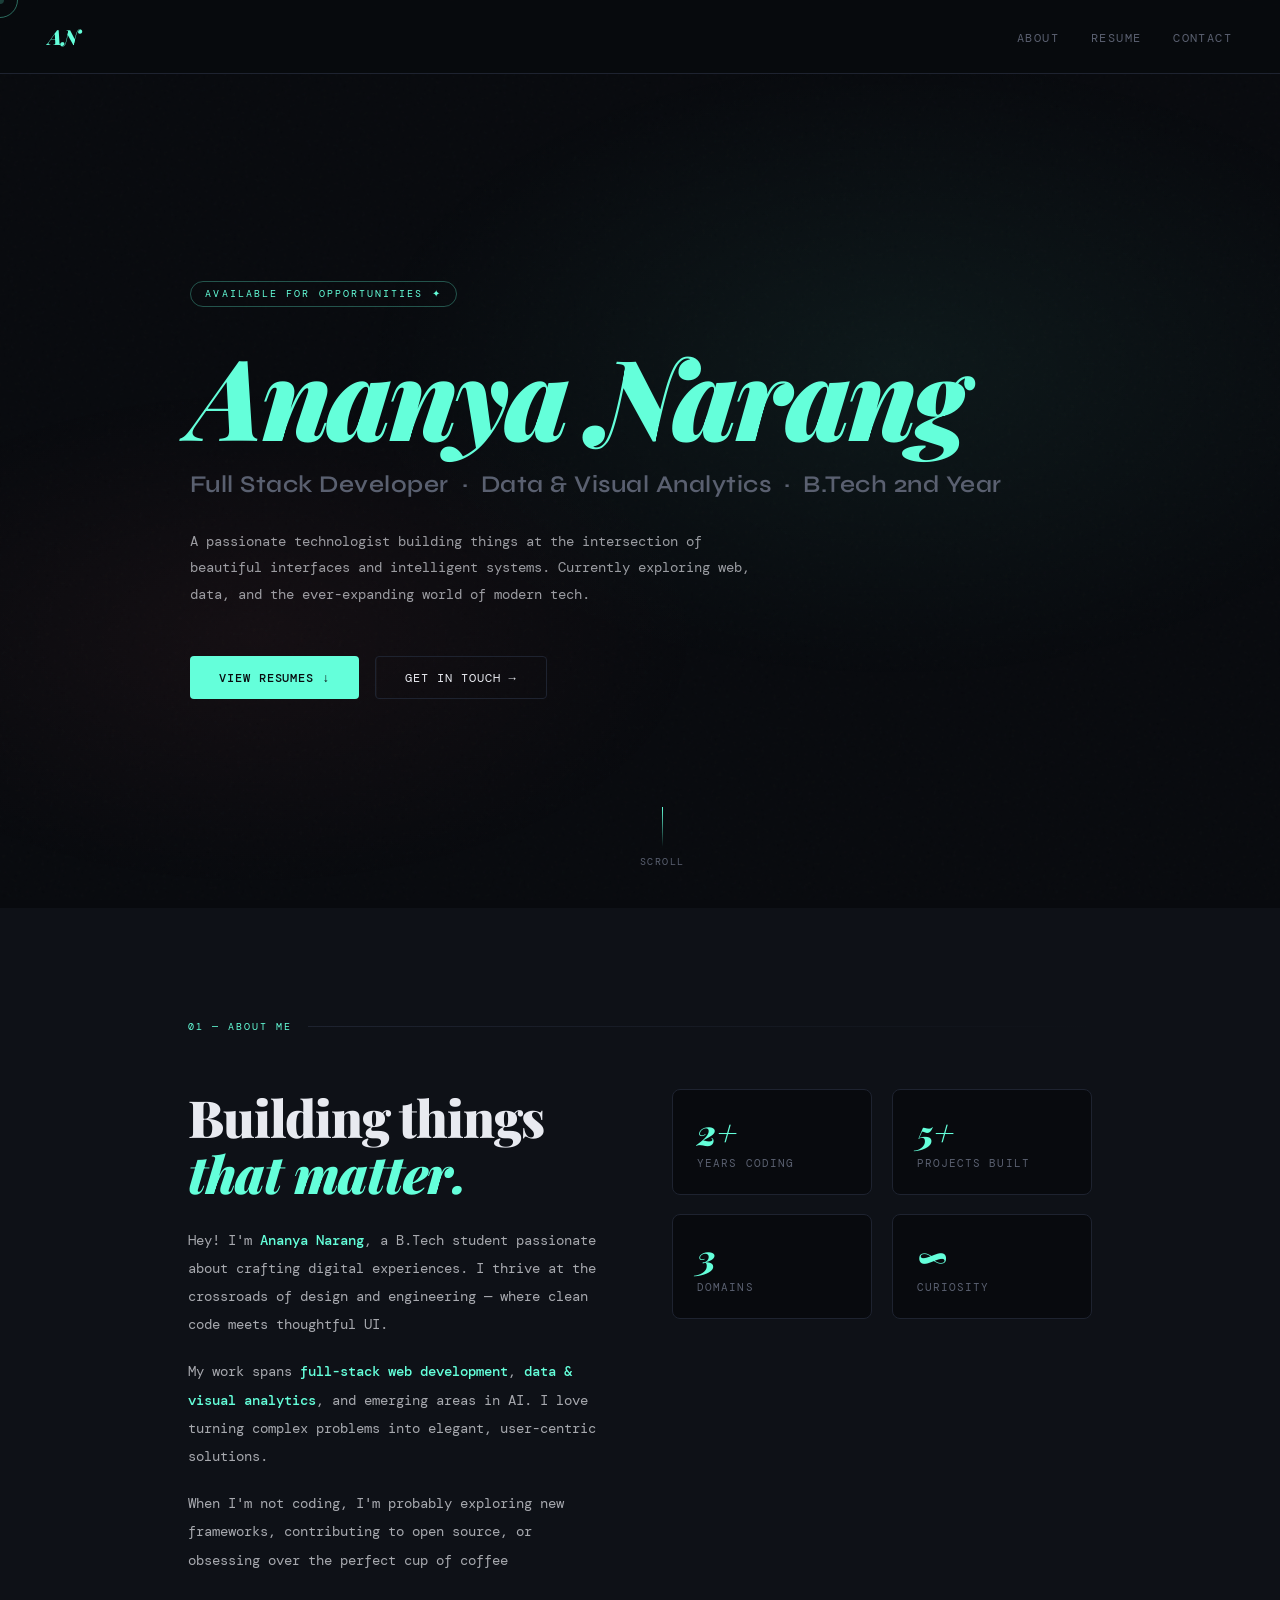
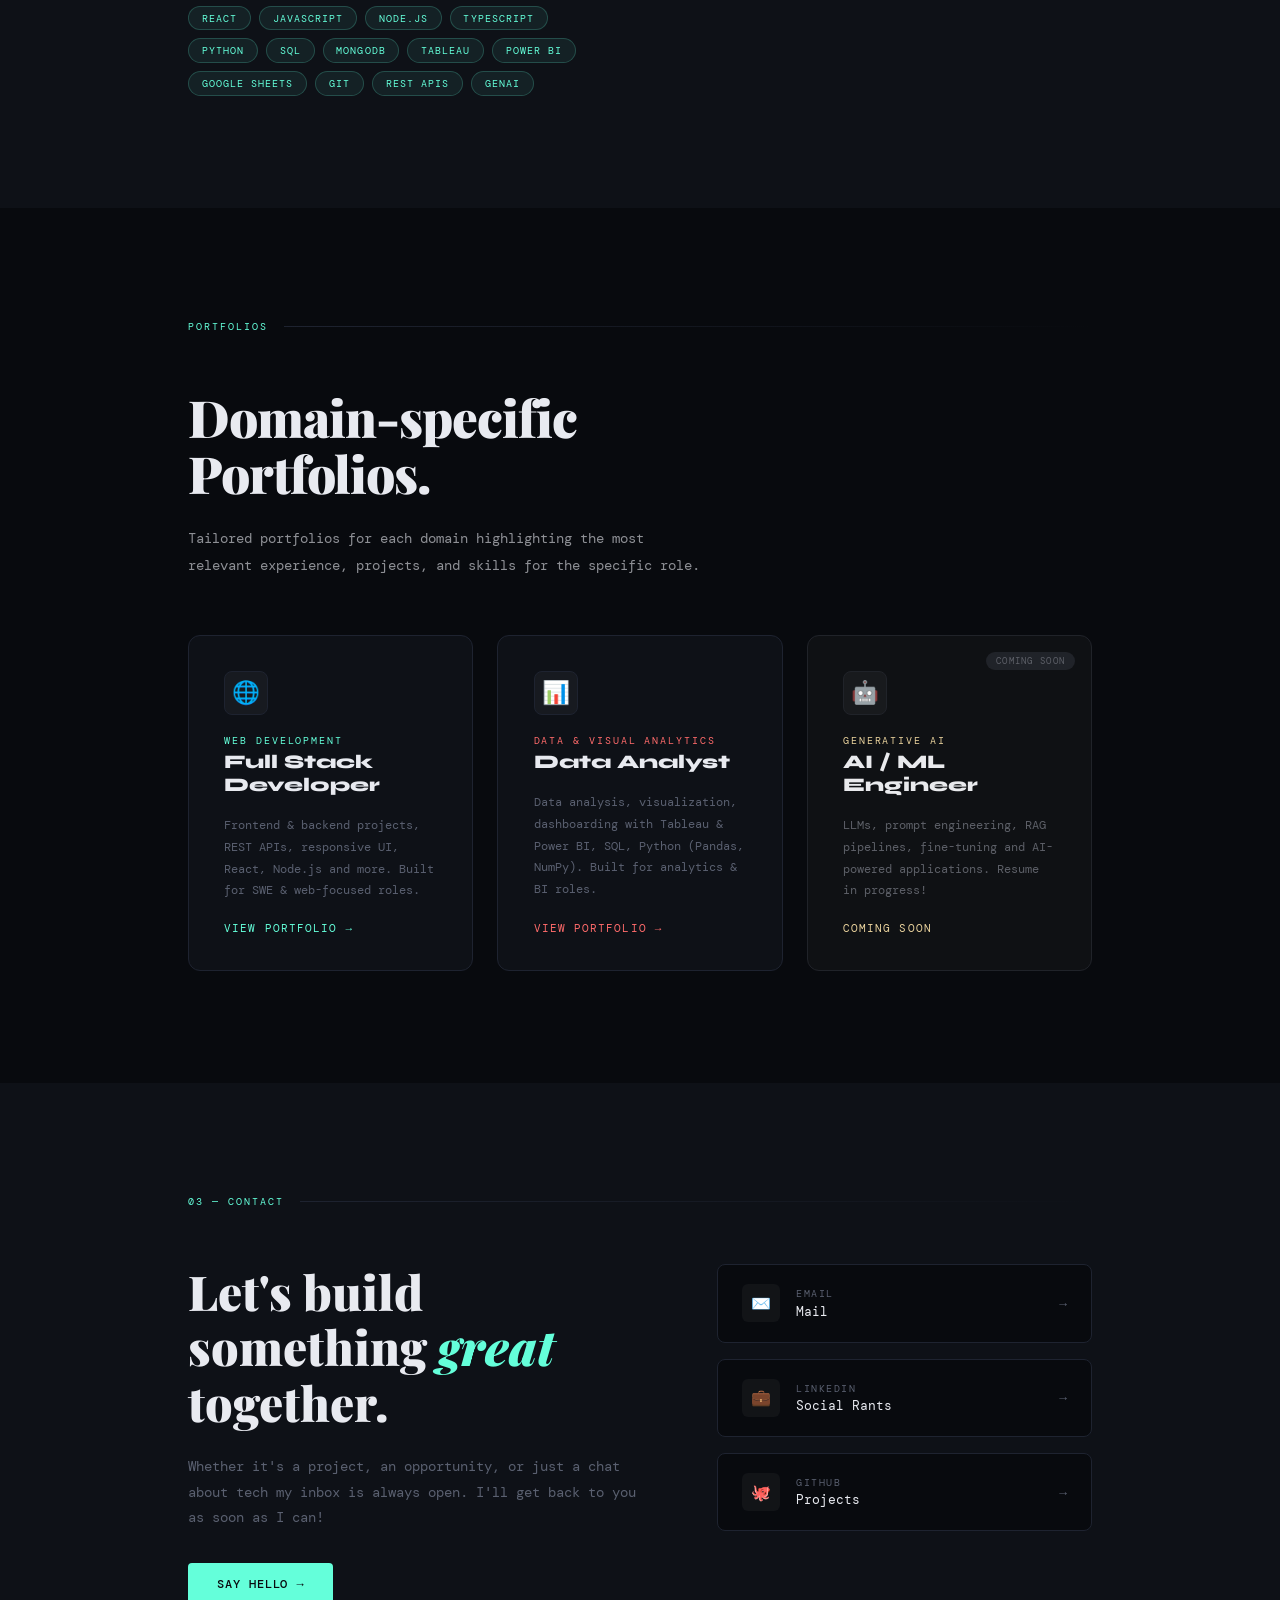
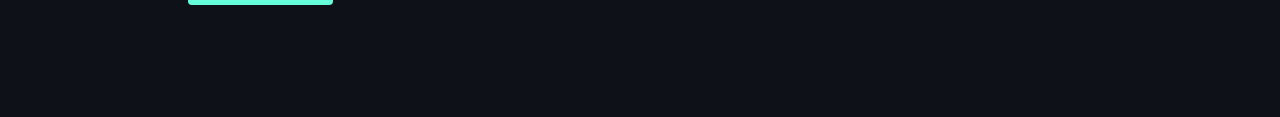
<file: index.html>
<!DOCTYPE html>
<html lang="en">

<head>
    <meta charset="UTF-8">
    <meta name="viewport" content="width=device-width, initial-scale=1.0">
    <link rel="stylesheet" href="index.css">
    <link rel="preconnect" href="https://fonts.googleapis.com">
    <link
        href="https://fonts.googleapis.com/css2?family=Playfair+Display:ital,wght@0,400;0,700;0,900;1,400&family=DM+Mono:wght@300;400;500&family=Syne:wght@400;600;800&display=swap"
        rel="stylesheet">
        <link rel="favicon" href="">
    <title>Ananya Narang</title>
</head>
<div class="cursor_dot" id="dot"></div>
<div class="cursor_ring" id="ring"></div>
<nav>
    <a href="#hero" class="logo">AN</a>
    <ul class="links">
        <li><a href="#about">About</a></li>
        <li><a href="#resume">Resume</a></li>
        <li><a href="#contact">Contact</a></li>
    </ul>
</nav>
<section id="hero">
    <div class="hero-inner">
        <div class="tag">Available for opportunities ✦</div>
        <h1 class="name"> <em>Ananya Narang</em><br></h1>
        <p class="title">Full Stack Developer &nbsp;·&nbsp; Data & Visual Analytics &nbsp;·&nbsp; B.Tech 2nd Year</p>
        <p class="bio">
            A passionate technologist building things at the intersection of beautiful interfaces and intelligent
            systems.
            Currently exploring web, data, and the ever-expanding world of modern tech.
        </p>
        <div class="hero-cta">
            <a href="#resume" class="btn btn-primary">View Resumes ↓</a>
            <a href="#contact" class="btn btn-ghost">Get In Touch →</a>
        </div>
    </div>
    <div class="scroll_info">
        <div class="scroll-line"></div>
        <span>scroll</span>
    </div>
</section>

<section id="about">
    <div class="section-wrap">
        <div class="section-label"><span>01 — About Me</span></div>
        <div class="about-grid">
            <div class="about-text reveal">
                <h2 class="section-title">Building things<br><em style="font-style:italic;color:var(--accent1)">that
                        matter.</em></h2>
                <p>
                    Hey! I'm <strong>Ananya Narang</strong>, a B.Tech student passionate about crafting
                    digital experiences. I thrive at the crossroads of design and engineering —
                    where clean code meets thoughtful UI.
                </p>
                <p>
                    My work spans <strong>full-stack web development</strong>, <strong>data & visual analytics</strong>,
                    and emerging areas in AI. I love turning complex problems into elegant, user-centric solutions.
                </p>
                <p>
                    When I'm not coding, I'm probably exploring new frameworks, contributing to
                    open source, or obsessing over the perfect cup of coffee 
                </p>
                <div class="skills-row">
                    <span class="skill-pill">React</span>
                    <span class="skill-pill">JavaScript</span>
                    <span class="skill-pill">Node.js</span>
                    <span class="skill-pill">TypeScript</span>
                    <span class="skill-pill">Python</span>
                    <span class="skill-pill">SQL</span>
                    <span class="skill-pill">MongoDB</span>
                    <span class="skill-pill">Tableau</span>
                    <span class="skill-pill">Power BI</span>
                    <span class="skill-pill">Google Sheets</span>
                    <span class="skill-pill">Git</span>
                    <span class="skill-pill">REST APIs</span>
                    <span class="skill-pill">GenAi</span>
                </div>
            </div>

            <div class="about-stats reveal reveal-delay-2">
                <div class="stat-card">
                    <div class="stat-num">2+</div>
                    <div class="stat-label">Years Coding</div>
                </div>
                <div class="stat-card">
                    <div class="stat-num">5+</div>
                    <div class="stat-label">Projects Built</div>
                </div>
                <div class="stat-card">
                    <div class="stat-num">3</div>
                    <div class="stat-label">Domains</div>
                </div>
                <div class="stat-card">
                    <div class="stat-num">∞</div>
                    <div class="stat-label">Curiosity</div>
                </div>
            </div>
        </div>
    </div>
</section>
<section id="resume">
    <div class="section-wrap">
        <div class="section-label"><span>Portfolios</span></div>
        <h2 class="section-title reveal">Domain-specific<br>Portfolios.</h2>
        <p class="resume-intro reveal reveal-delay-1">
            Tailored portfolios for each domain highlighting the most relevant experience,
            projects, and skills for the specific role.
        </p>

        <div class="resume-cards">

            <!-- Web Dev -->
            <a href="https://portfolioananyanarang11.netlify.app/" target="_blank" class="resume-card webdev reveal reveal-delay-1">
                <div class="card-icon">🌐</div>
                <div>
                    <div class="card-domain">Web Development</div>
                    <div class="card-title">Full Stack Developer</div>
                </div>
                <p class="card-desc">
                    Frontend &amp; backend projects, REST APIs, responsive UI, React, Node.js and more.
                    Built for SWE &amp; web-focused roles.
                </p>
                <div class="card-cta">View Portfolio <span>→</span></div>
            </a>

            <!-- DVA -->
            <a href="https://data-analytics-portfolio-ananya-nar.vercel.app/" target="_blank" class="resume-card dva reveal reveal-delay-2">
                <div class="card-icon">📊</div>
                <div>
                    <div class="card-domain">Data & Visual Analytics</div>
                    <div class="card-title">Data Analyst</div>
                </div>
                <p class="card-desc">
                    Data analysis, visualization, dashboarding with Tableau &amp; Power BI,
                    SQL, Python (Pandas, NumPy). Built for analytics &amp; BI roles.
                </p>
                <div class="card-cta">View Portfolio <span>→</span></div>
            </a>

            <!-- GenAI — Coming Soon -->
            <div class="resume-card genai coming-soon reveal reveal-delay-3">
                <div class="coming-soon-badge">Coming Soon</div>
                <div class="card-icon">🤖</div>
                <div>
                    <div class="card-domain">Generative AI</div>
                    <div class="card-title">AI / ML Engineer</div>
                </div>
                <p class="card-desc">
                    LLMs, prompt engineering, RAG pipelines, fine-tuning and AI-powered applications.
                    Resume in progress!
                </p>
                <div class="card-cta">Coming Soon</div>
            </div>

        </div>
    </div>
</section>

<!-- ══ CONTACT ══ -->
<section id="contact">
    <div class="section-wrap">
        <div class="section-label"><span>03 — Contact</span></div>
        <div class="contact-grid">
            <div class="contact-left reveal">
                <div class="big-text">Let's build<br>something <em>great</em><br>together.</div>
                <p>
                    Whether it's a project, an opportunity, or just a chat about tech 
                    my inbox is always open. I'll get back to you as soon as I can!
                </p>
                <a href="mailto:ananyanarang1411@gmail.com" class="btn btn-primary">Say Hello →</a>
            </div>

            <div class="contact-links reveal reveal-delay-2">
                <a href="mailto:ananyanarang1411@gmail.com" class="contact-link" style="--link-color: var(--accent1);">
                    <div class="link-icon">✉️</div>
                    <div class="link-info">
                        <div class="link-platform">Email</div>
                        <div class="link-value">Mail</div>
                    </div>
                    <span class="link-arrow">→</span>
                </a>

                <a href="www.linkedin.com/in/ananya-narang-776128246" target="_blank" class="contact-link"
                    style="--link-color: #0a66c2;">
                    <div class="link-icon">💼</div>
                    <div class="link-info">
                        <div class="link-platform">LinkedIn</div>
                        <div class="link-value">Social Rants</div>
                    </div>
                    <span class="link-arrow">→</span>
                </a>

                <a href="https://github.com/heheananya" target="_blank" class="contact-link"
                    style="--link-color: #f0f6ff;">
                    <div class="link-icon">🐙</div>
                    <div class="link-info">
                        <div class="link-platform">GitHub</div>
                        <div class="link-value">Projects</div>
                    </div>
                    <span class="link-arrow">→</span>
                </a>
            </div>
        </div>
    </div>
</section>


<script src="index.js"></script>
</body>

</html>
</file>
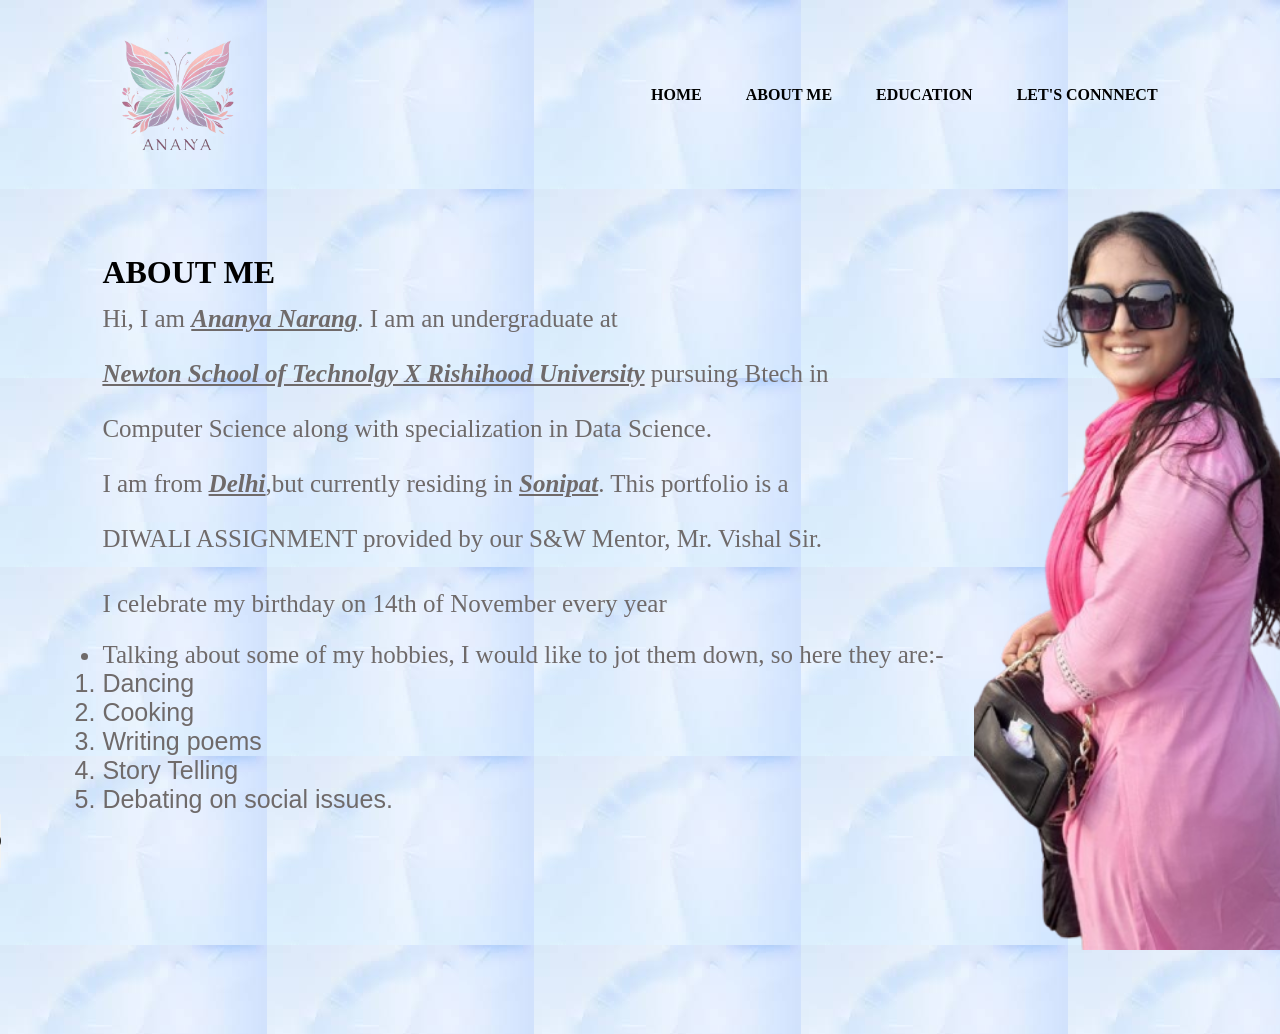
<file: about_me.html>
<!DOCTYPE html>
<html lang="en">
<head>
    <meta charset="UTF-8">
    <meta name="viewport" content="width=device-width, initial-scale=1.0">
    <title>About Me</title>
    <link rel="stylesheet" href="style.css">

</head>
    <style>
        .images{
            width: 45%;
            height: 80%;
            position:absolute;
            top: 0px;
            right: 100px;
            
        }
        .images img{
            /* height: 100%; */
            /* position: absolute; */
            margin-bottom:80px;
            margin-left: 370px;
            left: 50%;
    
            height: 950px;
            /* transform: translateX(-50%);
            transition: bottom 1s,left 1s; */
        }
        /* .images:hover .well{
            bottom: 40px;
        }
        .images:hover .hi{
            left:45%;
        } */
        .details{
            margin-top: 5%;
            margin-left: 8%;
        }
        .details p{
            margin-bottom: 10px;
            font-size: 25px;
            font-family:fantasy;
            line-height: 55px;
            color: #6f6a6a;
        }    
    </style>
<body background="background_image .jpeg">
    <div class="hello">
        <nav>
            <img src="ANANYA_logo_1-removebg-preview.png" class="logo" alt="name logo">
            <ul>
                <li><a href="index.html" target="_blank">  HOME</a></li>
                <li><a href="about_me.html" target="_blank">ABOUT ME</a></li>
                <li><a href="#" target="_blank">EDUCATION</a></li>
                <li><a href="let's connect.html" target="_blank">LET'S CONNNECT</a></li>
            </ul>
        </nav>
        <div class="details">
            <h1 style="font-family:Georgia, 'Times New Roman', Times, serif;">
            ABOUT ME
            </h1>
            <p >Hi, I am <span style="font-weight: bold; font-style: italic;"><u>Ananya Narang</u></span>. I am an undergraduate at <br><span style="font-weight: bold; font-style: italic;"><u>Newton School of Technolgy X Rishihood University</u></span>  pursuing Btech in <br>Computer Science along with specialization in Data Science.
            <br>I am from <span style="font-weight: bold; font-style: italic;"><u>Delhi</u></span>,but currently residing in <span style="font-weight: bold; font-style: italic;"><u>Sonipat</u></span>. This portfolio is a <br>DIWALI ASSIGNMENT provided by our S&W Mentor, Mr. Vishal Sir.
            </p>
            <p>I celebrate my birthday on 14th of November every year</p>
            <ul type="image">
                <li style=" font-size: 25px;font-family:fantasy; color: #6f6a6a;">Talking about some of my hobbies, I would like to jot them down, so here they are:-</li>
            </ul> 
            <ol type="square;" style="font-family:fantasy; color: #6f6a6a; font-size: larger;">
                <li style="font-size: 25px; font-family:'Gill Sans', 'Gill Sans MT', Calibri, 'Trebuchet MS', sans-serif   ;">Dancing </li>
                <li style="font-size: 25px; font-family:'Gill Sans', 'Gill Sans MT', Calibri, 'Trebuchet MS', sans-serif   ;">Cooking </li>
                <li style="font-size: 25px; font-family:'Gill Sans', 'Gill Sans MT', Calibri, 'Trebuchet MS', sans-serif   ;">Writing poems </li>
                <li style="font-size: 25px; font-family:'Gill Sans', 'Gill Sans MT', Calibri, 'Trebuchet MS', sans-serif   ;">Story Telling </li>
                <li style="font-size: 25px; font-family:'Gill Sans', 'Gill Sans MT', Calibri, 'Trebuchet MS', sans-serif   ;">Debating on social issues.</li>
            </ol>
        </div>
        <div class="images">
            <img src="mee.png" alt="It's me guyza" class="hoho">
        </div>
    </div>
   
    <audio controls autoplay>
        <source src="VOICE.opus" >
    </audio> 
    
</body>
</html>
</file>
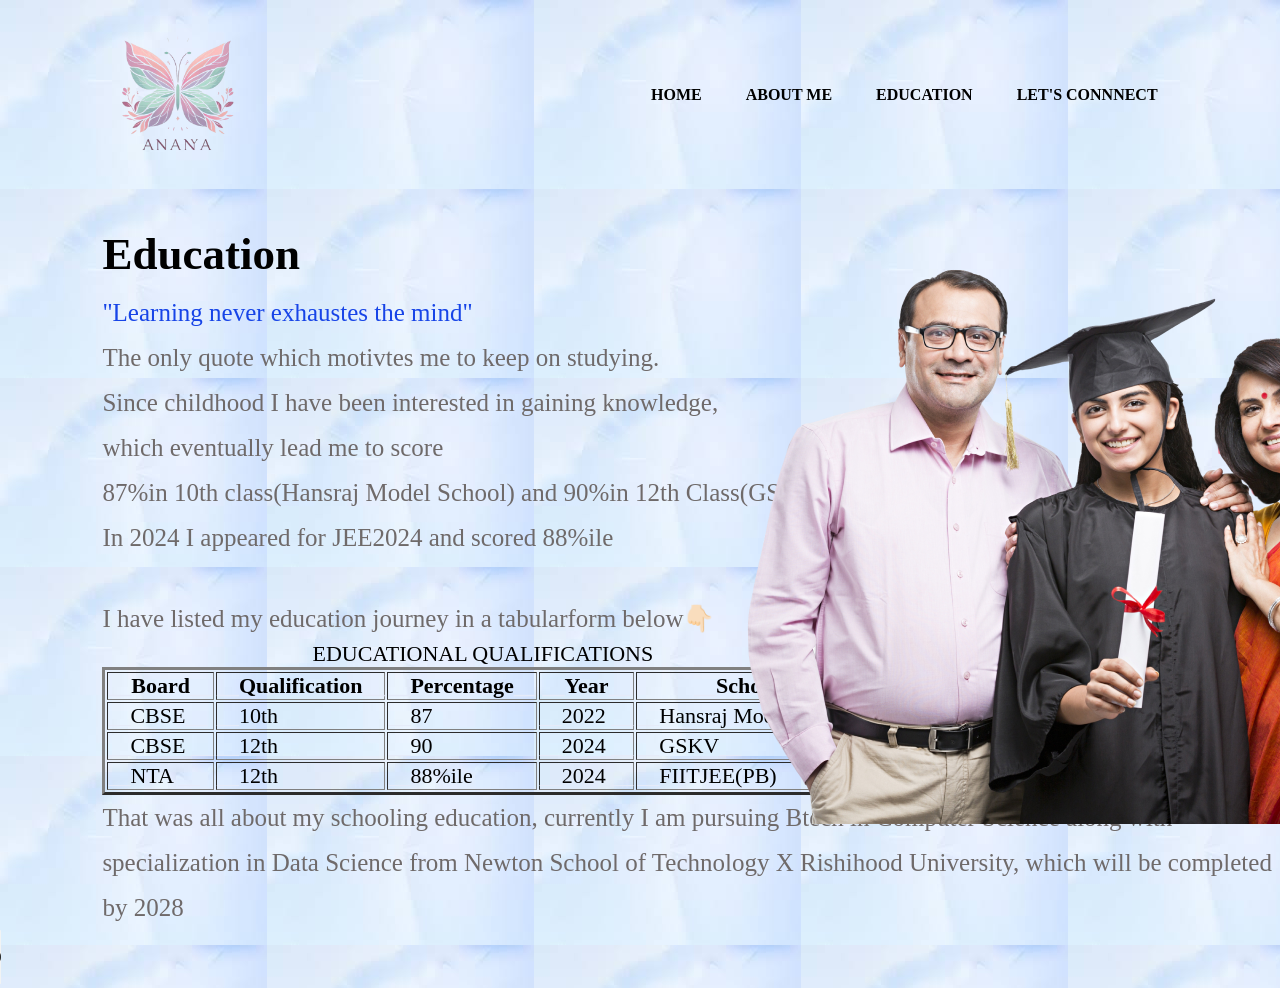
<file: education.html>
<!DOCTYPE html>
<html lang="en">
<head>
    <meta charset="UTF-8">
    <meta name="viewport" content="width=device-width, initial-scale=1.0">
    <title>Education</title>
    <link rel="stylesheet" href="style.css">
</head>
    <style>
        .study{
            margin-top: 3%;
            margin-left: 8%;
        }
        .study h1 {
            /* font-style: italic; */
            font-family:cursive;
            font-size: 40px;
            margin-bottom: 10px;
        }
        .study p{
            font-size: 25px;
            font-family:fantasy;
            line-height: 45px;
            color: #6f6a6a;

        }
    
        .study a{
            background: #000;
            padding: 10px 20px;
            text-decoration: solid;
            font-weight: bold;
            color: #ffffff;
            display: inline-block;
            margin: 10px 0px;
            border-radius: 8%;
        }
        .image{
            width: 45%;
            height: 80%;
            position:absolute;
            bottom:0;
            right: 100px;
        }
            
    </style>
<body background="background_image .jpeg">
    <div class="hello">
        <nav>
            <img src="ANANYA_logo_1-removebg-preview.png" class="logo" alt="name logo">
            <ul>
                <li><a href="index.html" target="_blank">  HOME</a></li>
                <li><a href="about_me.html" target="_blank"> ABOUT ME</a></li>
                <li><a href="#" target="_blank"> EDUCATION</a></li>
                <!-- <li><a href="SKILLS.HTML" target="_blank"> SPECIALITIES</a></li> -->
                <li><a href="let's connect.html" target="_blank"> LET'S CONNNECT</a></li>
            </ul>
        </nav>
        <div class="study">
            <h1 style="font-size: 45px;">Education</h1>
            <p><span style="color: #1744e7;font-family:cursive;">"Learning never exhaustes the mind"</span> <br>The only quote which motivtes me to keep on studying.</p>
            <p>Since childhood I have been interested in gaining knowledge,<br> which eventually lead me to score <br>
                87%in 10th class(Hansraj Model School) and 90%in 12th Class(GSKV).</p>
            <p>In 2024 I appeared for JEE2024 and scored 88%ile</p>
            <br><br>
            <p>I have listed my education journey in a tabularform below👇🏻</p>
            <table border="3px black" style="font-size: 22px;">
                <caption>EDUCATIONAL QUALIFICATIONS</caption>
                <tr><th><span style="color: hsl(225, 62%, 94%);">__</span>Board<span style="color: hsl(225, 62%, 94%);">__</span></th>
                    <th><span style="color: hsl(225, 62%, 94%);">__</span>Qualification<span style="color: hsl(225, 62%, 94%);">__</span></th>
                    <th><span style="color: hsl(225, 62%, 94%);">__</span>Percentage<span style="color: hsl(225, 62%, 94%);">__</span></th>
                    <th><span style="color: hsl(225, 62%, 94%);">__</span>Year<span style="color: hsl(225, 62%, 94%);">__</span></th>
                    <th><span style="color: hsl(225, 62%, 94%);">__</span>School<span style="color: hsl(225, 62%, 94%);">__</span></th>
                </tr>
                <tr>
                    <td><span style="color: hsl(225, 62%, 94%);">__</span>CBSE<span style="color: hsl(225, 62%, 94%);">__</span></td>
                    <td><span style="color: hsl(225, 62%, 94%);">__</span>10th</td>
                    <td><span style="color: hsl(225, 62%, 94%);">__</span>87</td>
                    <td><span style="color: hsl(225, 62%, 94%);">__</span>2022 <span style="color: hsl(225, 62%, 94%);">__</span></td>
                    <td><span style="color: hsl(225, 62%, 94%);">__</span>Hansraj Model School</td>
                </tr>
                <tr>
                    <td><span style="color: hsl(225, 62%, 94%);">__</span>CBSE <span style="color: hsl(225, 62%, 94%);">__</span></td>
                    <td><span style="color: hsl(225, 62%, 94%);">__</span>12th</td>
                    <td><span style="color: hsl(225, 62%, 94%);">__</span>90</td>
                    <td><span style="color: hsl(225, 62%, 94%);">__</span>2024 <span style="color: hsl(225, 62%, 94%);">__</span></td>
                    <td><span style="color: hsl(225, 62%, 94%);">__</span>GSKV<span style="color: hsl(225, 62%, 94%);">__</span></td>
                </tr>
                <tr>
                    <td><span style="color: hsl(225, 62%, 94%);">__</span>NTA <span style="color: hsl(225, 62%, 94%);">__</span></td>
                    <td><span style="color: hsl(225, 62%, 94%);">__</span>12th</td>
                    <td><span style="color: hsl(225, 62%, 94%);">__</span>88%ile</td>
                    <td><span style="color: hsl(225, 62%, 94%);">__</span>2024 <span style="color: hsl(225, 62%, 94%);">__</span></td>
                    <td><span style="color: hsl(225, 62%, 94%);">__</span>FIITJEE(PB)</td>
                </tr>  
            </table>
            <p>That was all about my schooling education, currently I am pursuing Btech in Computer Science along with specialization in Data Science from Newton School of Technology X Rishihood University, which will be completed by 2028</p>
        </div>
        <div class="image">
            <img src="Educaiton.png" alt="education">

    </div>
        <audio controls autoplay>
            <source src="VOICE.opus" >
        </audio> 
    
</body>
</html>
</file>
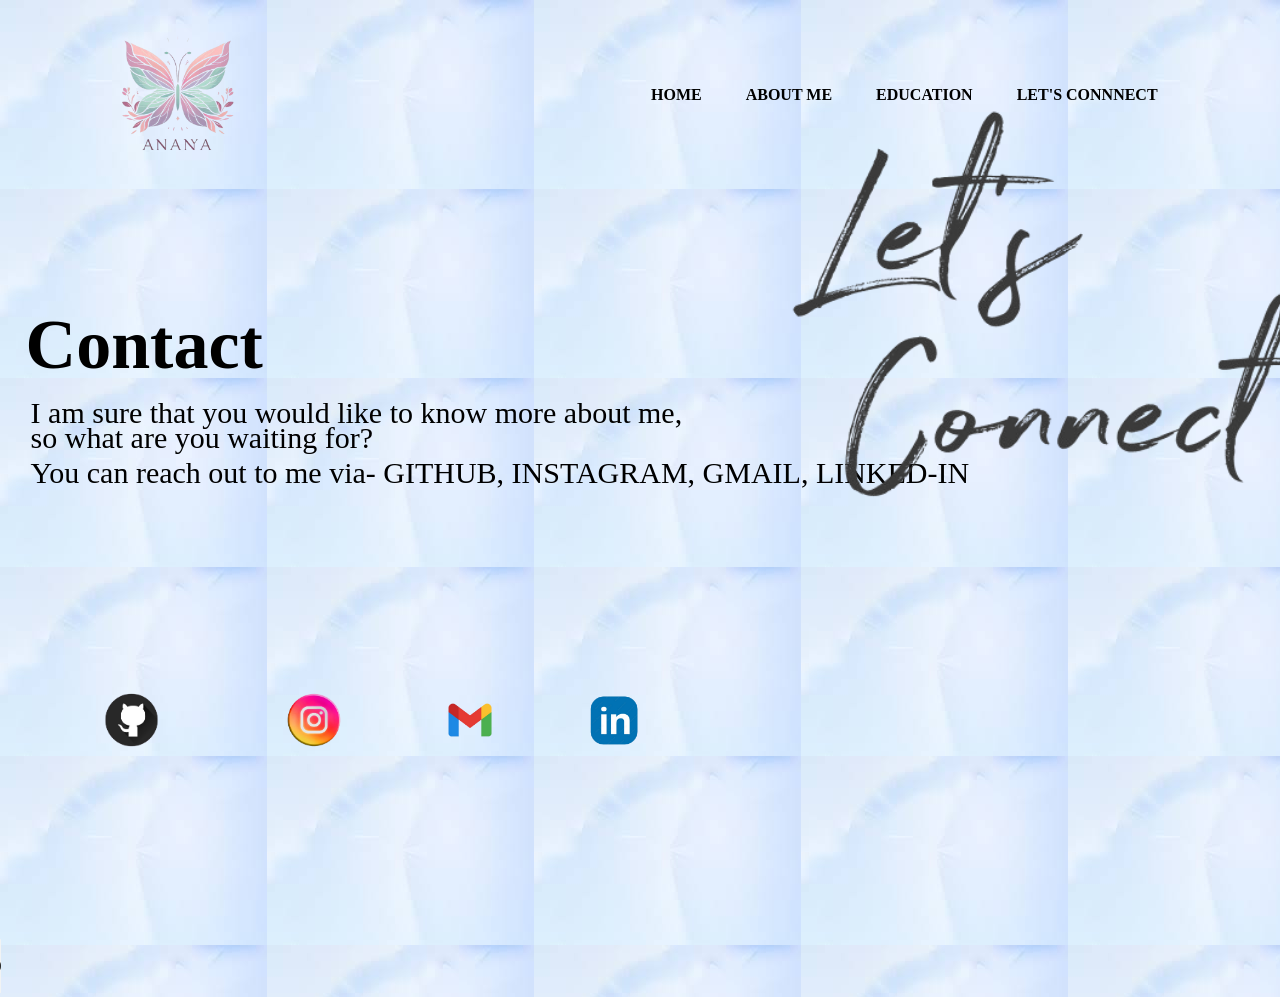
<file: let's connect.html>
<!DOCTYPE html>
<html lang="en">
<head>
    <meta charset="UTF-8">
    <meta name="viewport" content="width=device-width, initial-scale=1.0">
    <!-- <link rel="stylesheet" href="https://cdn.jsdelivr.net/npm/boxicons@latest/css/boxicons.min.css"> -->
    <!-- <link rel="stylesheet" type="text/css" href="css/style.css" -->
    <title>Connections</title>
    <link rel="stylesheet" href="style.css">
</head>
<style>
        p{
            font-size: 30px;
            font-family: fantasy;
            padding: 5px;
            line-height: 25px;
        }
        .details{
            margin-top: 9%;
            margin-left: 2%;
        }
        .details h1 {
            /* font-style: italic; */
            font-family:cursive;
            font-size: 70px;
            margin-bottom: 10px;
        }
        .connect img{
            margin-top: 195px;
            margin-left: 70px;
        }
        .imagess{
            width: 45%;
            height: 25px;
            position:absolute;
            top: 0px;
            right: 100px;
            
        }
        .imagess img{
            /* height: 100%; */
            /* position: absolute; */
            margin-top:80px;
            margin-left: 150px;
            left: 50%;
    
            height: 450px;
        }
</style>
<body background="background_image .jpeg">
    
    <div class="hello">
        <nav>
            <img src="ANANYA_logo_1-removebg-preview.png" class="logo" alt="name logo">
            <ul>
                <li><a href="index.html" target="_blank">  HOME</a></li>
                <li><a href="about_me.html" target="_blank"> ABOUT ME</a></li>
                <li><a href="education.html" target="_blank"> EDUCATION</a></li>
                <li><a href="# " target="_blank"> LET'S CONNNECT</a></li>
            </ul>
        </nav>
        <!-- </div> -->

        <div class="imagess">
            <img src="connectionss.png" alt="something">
        </div>
        <div class="details">
            <h1>Contact</h1>
        <p>I am sure that you would like to know more about me,<br> so what are you waiting for?</p>
        <p> You can reach out to me via- <span style="font-family:'Times New Roman', Times, serif;">GITHUB, INSTAGRAM, GMAIL, LINKED-IN</span></p>
        </div>
        
    <div class="connect">
        <span><a href="https://github.com/HeheAnanya" target="_blank"><img src="github.png" style="height: 70px;" ></a></span> 
        <span><a href="https://www.instagram.com/yay_aniline/?hl=en" target="_blank"><img src="insta.png" style="height: 70px;"></a></span> 
        <span><a href="https://mail.google.com/mail/u/0/?tab=rm&ogbl#inbox" target="_blank"><img src="gmail.png" style="height: 70px;"></a></span> 
        <span><a href="https://www.linkedin.com/in/ananya-narang-776128246/" target="_blank"><img src="linked_in.png" style="height: 70px;"></a></span> 
    </div>
    </div>
    <br>
    <br>
    <br>
    <br>
    <br>
    <br>
    <br>
    <br>
    <br>
    <br>
    <audio controls autoplay>
        <source src="VOICE.opus" >
    </audio> 

</body>
</html>
</file>
<file: index.css>
:root {
      --bg: #080a0e;
      --surface: #0e1117;
      --border: #1e2330;
      --text: #e8eaf0;
      --muted: #5a6070;
      --accent1: #64ffda;
      /* teal */
      --accent2: #ff6b6b;
      /* coral */
      --accent3: #ffd166;
      /* gold */
      --grain: url("data:image/svg+xml,%3Csvg viewBox='0 0 256 256' xmlns='http://www.w3.org/2000/svg'%3E%3Cfilter id='n'%3E%3CfeTurbulence type='fractalNoise' baseFrequency='0.9' numOctaves='4' stitchTiles='stitch'/%3E%3C/filter%3E%3Crect width='100%25' height='100%25' filter='url(%23n)' opacity='0.04'/%3E%3C/svg%3E");
  }

  *,
  *::before,
  *::after {
      box-sizing: border-box;
      margin: 0;
      padding: 0;
  }

  html {
      scroll-behavior: smooth;
  }

  body {
      background: var(--bg);
      color: var(--text);
      font-family: 'DM Mono', monospace;
      overflow-x: hidden;
      cursor: none;
  }

  /* .cursor {
    position: fixed; top: 0; left: 0; z-index: 9999;
    pointer-events: none;
  } */
  .cursor_dot {
      width: 8px;
      height: 8px;
      background: var(--accent1);
      border-radius: 50%;
      transform: translate(-50%, -50%);
      transition: transform 0.1s;
  }

  .cursor_ring {
      position: fixed;
      top: 0;
      left: 0;
      width: 36px;
      height: 36px;
      border: 1.5px solid rgba(100, 255, 218, 0.4);
      border-radius: 50%;
      transform: translate(-50%, -50%);
      transition: transform 0.18s ease, width 0.2s, height 0.2s, border-color 0.2s;
      pointer-events: none;
      z-index: 9998;
  }

  body:has(a:hover) .cursor_ring,
  body:has(button:hover) .cursor_ring {
      width: 54px;
      height: 54px;
      border-color: rgba(255, 107, 107, 0.6);
  }

  /* ── GRAIN OVERLAY ── */
  body::before {
      content: '';
      position: fixed;
      inset: 0;
      z-index: 0;
      background-image: var(--grain);
      pointer-events: none;
      opacity: 0.5;
  }

  /* ── NAV ── */
  nav {
      position: fixed;
      top: 0;
      left: 0;
      right: 0;
      z-index: 100;
      display: flex;
      justify-content: space-between;
      align-items: center;
      padding: 1.4rem 3rem;
      background: rgba(8, 10, 14, 0.7);
      backdrop-filter: blur(18px);
      border-bottom: 1px solid var(--border);
  }

  .logo {
      font-family: 'Playfair Display', serif;
      font-size: 1.3rem;
      font-weight: 900;
      font-style: italic;
      color: var(--accent1);
      letter-spacing: -0.02em;
      text-decoration: none;
  }

  .links {
      display: flex;
      gap: 2rem;
      list-style: none;
  }

  .links a {
      font-size: 0.72rem;
      letter-spacing: 0.12em;
      text-transform: uppercase;
      color: var(--muted);
      text-decoration: none;
      transition: color 0.2s;
  }

  .links a:hover {
      color: var(--accent1);
  }

  /* ── SECTIONS ── */
  section {
      position: relative;
      z-index: 1;
  }

  /* ── HERO ── */
  #hero {
      min-height: 100vh;
      display: grid;
      place-items: center;
      padding: 8rem 3rem 4rem;
      position: relative;
      overflow: hidden;
  }

  /* Background mesh */
  #hero::after {
      content: '';
      position: absolute;
      inset: 0;
      z-index: 0;
      background:
          radial-gradient(ellipse 60% 50% at 70% 40%, rgba(100, 255, 218, 0.06) 0%, transparent 70%),
          radial-gradient(ellipse 50% 40% at 20% 70%, rgba(255, 107, 107, 0.05) 0%, transparent 70%);
      pointer-events: none;
  }

  .hero-inner {
      position: relative;
      z-index: 1;
      max-width: 900px;
      width: 100%;
  }

  .tag {
      display: inline-block;
      font-size: 0.65rem;
      letter-spacing: 0.2em;
      text-transform: uppercase;
      color: var(--accent1);
      border: 1px solid rgba(100, 255, 218, 0.3);
      padding: 0.35rem 0.9rem;
      border-radius: 2rem;
      margin-bottom: 2rem;
      animation: fadeUp 0.8s ease both;
  }

  .name {
      font-family: 'Playfair Display', serif;
      font-size: clamp(3.5rem, 9vw, 7rem);
      font-weight: 900;
      line-height: 1.0;
      letter-spacing: -0.03em;
      margin-bottom: 1.2rem;
      animation: fadeUp 0.9s 0.1s ease both;
  }

  .name em {
      font-style: italic;
      color: var(--accent1);
  }

  .title {
      font-family: 'Syne', sans-serif;
      font-size: clamp(1rem, 2.5vw, 1.5rem);
      font-weight: 600;
      color: var(--muted);
      letter-spacing: 0.02em;
      margin-bottom: 1.8rem;
      animation: fadeUp 1s 0.2s ease both;
  }

  .bio {
      font-size: 0.88rem;
      line-height: 1.9;
      color: rgba(232, 234, 240, 0.65);
      max-width: 560px;
      margin-bottom: 3rem;
      animation: fadeUp 1s 0.3s ease both;
  }

  .hero-cta {
      display: flex;
      gap: 1rem;
      flex-wrap: wrap;
      animation: fadeUp 1s 0.4s ease both;
  }

  .btn {
      display: inline-flex;
      align-items: center;
      gap: 0.5rem;
      padding: 0.8rem 1.8rem;
      border-radius: 4px;
      font-family: 'DM Mono', monospace;
      font-size: 0.75rem;
      letter-spacing: 0.08em;
      text-transform: uppercase;
      text-decoration: none;
      cursor: none;
      transition: all 0.25s ease;
      position: relative;
      overflow: hidden;
  }

  .btn::before {
      content: '';
      position: absolute;
      inset: 0;
      background: rgba(255, 255, 255, 0.05);
      transform: translateX(-100%);
      transition: transform 0.3s ease;
  }

  .btn:hover::before {
      transform: translateX(0);
  }

  .btn-primary {
      background: var(--accent1);
      color: #080a0e;
      font-weight: 500;
  }

  .btn-primary:hover {
      transform: translateY(-2px);
      box-shadow: 0 12px 40px rgba(100, 255, 218, 0.25);
  }

  .btn-ghost {
      border: 1px solid var(--border);
      color: var(--text);
  }

  .btn-ghost:hover {
      border-color: var(--accent1);
      color: var(--accent1);
      transform: translateY(-2px);
  }

  /* scroll indicator */
  .scroll_info {
      position: absolute;
      bottom: 2.5rem;
      left: 50%;
      transform: translateX(-50%);
      display: flex;
      flex-direction: column;
      align-items: center;
      gap: 0.5rem;
      font-size: 0.6rem;
      letter-spacing: 0.15em;
      text-transform: uppercase;
      color: var(--muted);
      animation: fadeUp 1s 0.8s ease both;
  }

  .scroll-line {
      width: 1px;
      height: 40px;
      background: linear-gradient(to bottom, var(--accent1), transparent);
      animation: scrollPulse 2s ease-in-out infinite;
  }

  /* ── SECTION WRAPPER ── */
  .section-wrap {
      max-width: 1000px;
      margin: 0 auto;
      padding: 7rem 3rem;
  }

  .section-label {
      display: flex;
      align-items: center;
      gap: 1rem;
      margin-bottom: 3.5rem;
  }

  .section-label span {
      font-size: 0.62rem;
      letter-spacing: 0.2em;
      text-transform: uppercase;
      color: var(--accent1);
  }

  .section-label::after {
      content: '';
      flex: 1;
      height: 1px;
      background: linear-gradient(to right, var(--border), transparent);
  }

  .section-title {
      font-family: 'Playfair Display', serif;
      font-size: clamp(2rem, 5vw, 3.2rem);
      font-weight: 900;
      line-height: 1.1;
      letter-spacing: -0.02em;
      margin-bottom: 1.5rem;
  }

  /* ── ABOUT ── */
  #about {
      background: var(--surface);
  }

  .about-grid {
      display: grid;
      grid-template-columns: 1fr 1fr;
      gap: 4rem;
      align-items: start;
  }

  .about-text p {
      font-size: 0.88rem;
      line-height: 2;
      color: rgba(232, 234, 240, 0.7);
      margin-bottom: 1.2rem;
  }

  .about-text p strong {
      color: var(--accent1);
      font-weight: 500;
  }

  .about-stats {
      display: grid;
      grid-template-columns: 1fr 1fr;
      gap: 1.2rem;
  }

  .stat-card {
      background: var(--bg);
      border: 1px solid var(--border);
      border-radius: 8px;
      padding: 1.5rem;
      transition: border-color 0.25s, transform 0.25s;
  }

  .stat-card:hover {
      border-color: var(--accent1);
      transform: translateY(-3px);
  }

  .stat-num {
      font-family: 'Playfair Display', serif;
      font-size: 2.2rem;
      font-weight: 900;
      font-style: italic;
      color: var(--accent1);
      line-height: 1;
      margin-bottom: 0.4rem;
  }

  .stat-label {
      font-size: 0.68rem;
      letter-spacing: 0.1em;
      text-transform: uppercase;
      color: var(--muted);
  }

  .skills-row {
      margin-top: 2rem;
      display: flex;
      flex-wrap: wrap;
      gap: 0.5rem;
  }

  .skill-pill {
      font-size: 0.65rem;
      letter-spacing: 0.1em;
      text-transform: uppercase;
      padding: 0.3rem 0.8rem;
      border-radius: 2rem;
      background: rgba(100, 255, 218, 0.07);
      border: 1px solid rgba(100, 255, 218, 0.2);
      color: var(--accent1);
      transition: background 0.2s;
  }

  .skill-pill:hover {
      background: rgba(100, 255, 218, 0.15);
  }

  /* ── RESUME ── */
  #resume {
      background: var(--bg);
  }

  .resume-intro {
      font-size: 0.88rem;
      color: rgba(232, 234, 240, 0.6);
      max-width: 520px;
      line-height: 1.9;
      margin-bottom: 3.5rem;
  }

  .resume-cards {
      display: grid;
      grid-template-columns: repeat(auto-fit, minmax(260px, 1fr));
      gap: 1.5rem;
  }

  .resume-card {
      background: var(--surface);
      border: 1px solid var(--border);
      border-radius: 12px;
      padding: 2.2rem;
      text-decoration: none;
      color: inherit;
      display: flex;
      flex-direction: column;
      gap: 1.2rem;
      position: relative;
      overflow: hidden;
      transition: transform 0.3s ease, border-color 0.3s, box-shadow 0.3s;
      cursor: none;
  }

  .resume-card::before {
      content: '';
      position: absolute;
      top: 0;
      left: 0;
      right: 0;
      height: 2px;
      background: var(--card-accent, var(--accent1));
      transform: scaleX(0);
      transform-origin: left;
      transition: transform 0.35s ease;
  }

  .resume-card:hover::before {
      transform: scaleX(1);
  }

  .resume-card:hover {
      transform: translateY(-6px);
      border-color: var(--card-accent, var(--accent1));
      box-shadow: 0 20px 60px rgba(0, 0, 0, 0.4);
  }

  .resume-card.webdev {
      --card-accent: var(--accent1);
  }

  .resume-card.dva {
      --card-accent: var(--accent2);
  }

  .resume-card.genai {
      --card-accent: var(--accent3);
  }

  .card-icon {
      width: 44px;
      height: 44px;
      border-radius: 8px;
      display: grid;
      place-items: center;
      font-size: 1.4rem;
      background: rgba(255, 255, 255, 0.04);
      border: 1px solid var(--border);
  }

  .card-domain {
      font-size: 0.6rem;
      letter-spacing: 0.2em;
      text-transform: uppercase;
      color: var(--card-accent, var(--accent1));
      margin-bottom: 0.2rem;
  }

  .card-title {
      font-family: 'Syne', sans-serif;
      font-size: 1.2rem;
      font-weight: 800;
      line-height: 1.2;
  }

  .card-desc {
      font-size: 0.75rem;
      color: var(--muted);
      line-height: 1.8;
      flex: 1;
  }

  .card-cta {
      display: inline-flex;
      align-items: center;
      gap: 0.5rem;
      font-size: 0.68rem;
      letter-spacing: 0.1em;
      text-transform: uppercase;
      color: var(--card-accent, var(--accent1));
      transition: gap 0.2s;
  }

  .resume-card:hover .card-cta {
      gap: 0.8rem;
  }

  .coming-soon {
      opacity: 0.4;
      pointer-events: none;
      filter: grayscale(0.5);
  }

  .coming-soon-badge {
      position: absolute;
      top: 1rem;
      right: 1rem;
      font-size: 0.55rem;
      letter-spacing: 0.15em;
      text-transform: uppercase;
      background: var(--border);
      color: var(--muted);
      padding: 0.2rem 0.6rem;
      border-radius: 2rem;
  }

  /* ── CONTACT ── */
  #contact {
      background: var(--surface);
  }

  .contact-grid {
      display: grid;
      grid-template-columns: 1.2fr 1fr;
      gap: 5rem;
      align-items: start;
  }

  .contact-left .big-text {
      font-family: 'Playfair Display', serif;
      font-size: clamp(2rem, 4vw, 3rem);
      font-weight: 900;
      line-height: 1.15;
      margin-bottom: 1.5rem;
  }

  .contact-left .big-text em {
      font-style: italic;
      color: var(--accent1);
  }

  .contact-left p {
      font-size: 0.85rem;
      color: var(--muted);
      line-height: 1.9;
      margin-bottom: 2rem;
  }

  .contact-links {
      display: flex;
      flex-direction: column;
      gap: 1rem;
  }

  .contact-link {
      display: flex;
      align-items: center;
      gap: 1rem;
      padding: 1.2rem 1.5rem;
      background: var(--bg);
      border: 1px solid var(--border);
      border-radius: 8px;
      text-decoration: none;
      color: inherit;
      transition: border-color 0.25s, transform 0.25s, background 0.25s;
      cursor: none;
  }

  .contact-link:hover {
      border-color: var(--link-color, var(--accent1));
      transform: translateX(6px);
      background: rgba(255, 255, 255, 0.02);
  }

  .link-icon {
      width: 38px;
      height: 38px;
      border-radius: 6px;
      display: grid;
      place-items: center;
      font-size: 1rem;
      background: rgba(255, 255, 255, 0.04);
      flex-shrink: 0;
  }

  .link-info {
      flex: 1;
  }

  .link-platform {
      font-size: 0.6rem;
      letter-spacing: 0.15em;
      text-transform: uppercase;
      color: var(--muted);
      margin-bottom: 0.15rem;
  }

  .link-value {
      font-size: 0.82rem;
      color: var(--text);
  }

  .link-arrow {
      color: var(--muted);
      font-size: 0.8rem;
  }

  .contact-link:hover .link-arrow {
      color: var(--link-color, var(--accent1));
  }

  /* ── ANIMATIONS ── */
  @keyframes fadeUp {
      from {
          opacity: 0;
          transform: translateY(24px);
      }

      to {
          opacity: 1;
          transform: translateY(0);
      }
  }

  @keyframes scrollPulse {

      0%,
      100% {
          opacity: 1;
          transform: scaleY(1);
      }

      50% {
          opacity: 0.3;
          transform: scaleY(0.6);
      }
  }

  .reveal {
      opacity: 0;
      transform: translateY(30px);
      transition: opacity 0.7s ease, transform 0.7s ease;
  }

  .reveal.visible {
      opacity: 1;
      transform: none;
  }

  .reveal-delay-1 {
      transition-delay: 0.1s;
  }

  .reveal-delay-2 {
      transition-delay: 0.2s;
  }

  .reveal-delay-3 {
      transition-delay: 0.3s;
  }

  /* ── RESPONSIVE ── */
  @media (max-width: 700px) {
      nav {
          padding: 1rem 1.5rem;
      }

      .section-wrap {
          padding: 5rem 1.5rem;
      }

      .about-grid,
      .contact-grid {
          grid-template-columns: 1fr;
          gap: 2.5rem;
      }

      .hero-inner {
          padding-top: 2rem;
      }
  }
</file>
<file: style.css>
*{
    margin:0;
    padding:0;
}
.hello {
    position:relative;
    width: 100%;
    height: 100%;
    /* background: */
}
    

nav{
    margin: auto;
    padding:20px 0;
    width: 84%;
    align-items: center;
    justify-content: space-between;
    display: flex;
}
nav ul li{
    display: inline-block;
    list-style: none;
    margin: 10px 20px;
}
.logo{
    height: 150px;
    width: 150px;
    /* margin-left: ; */
}
nav ul li a{
    text-decoration: none;
    color: #000;
    font-weight:bold ;
}
nav ul li a:hover{
    color: #eb01f3;
}
</file>
